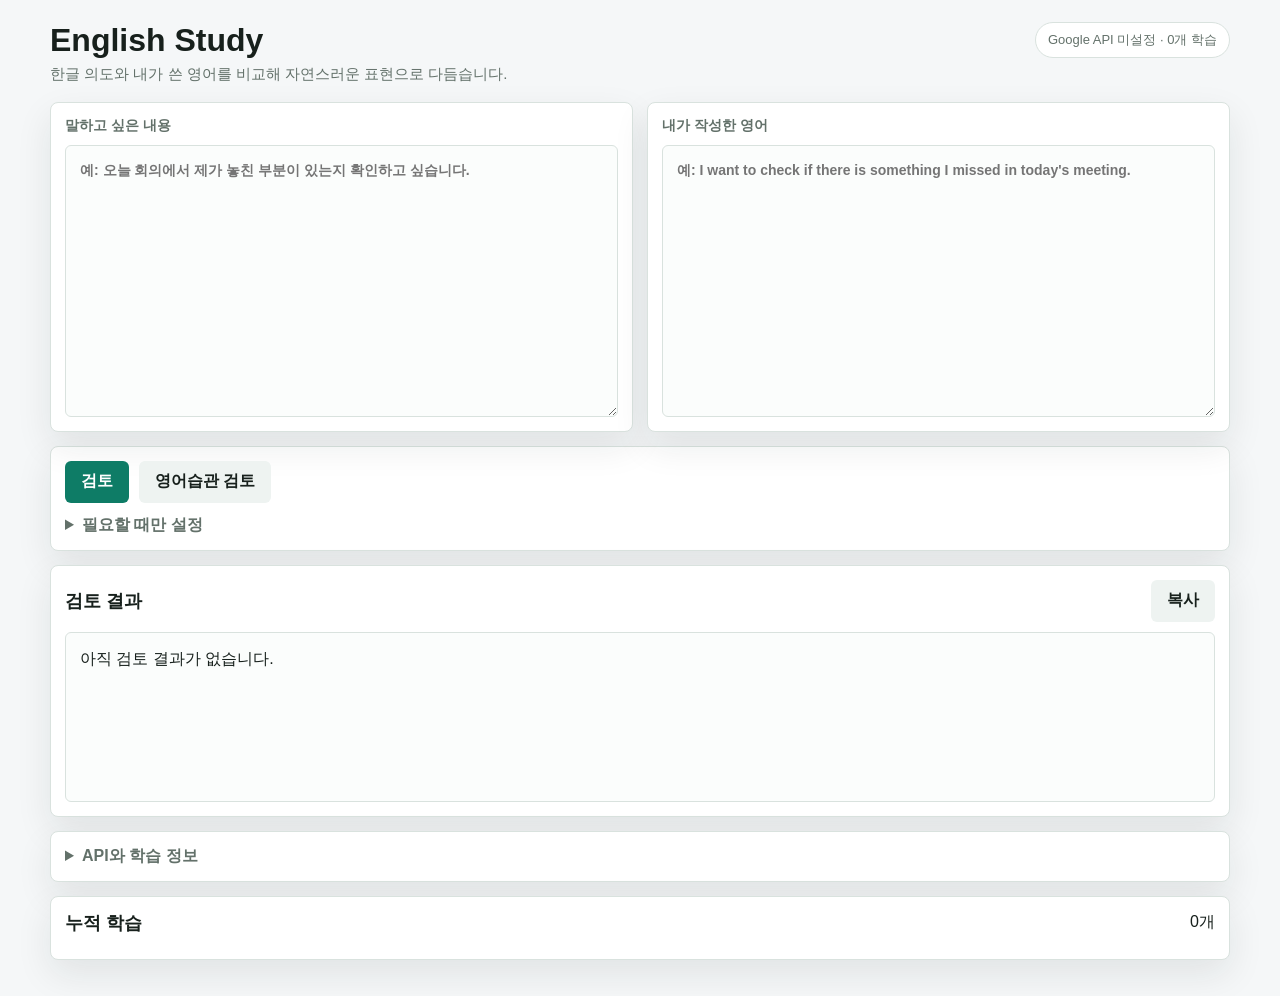
<file: EnglishStudy/index.html>
<!doctype html>
<html lang="ko">
<head>
  <meta charset="utf-8">
  <meta name="viewport" content="width=device-width, initial-scale=1">
  <title>English Study Local</title>
  <link rel="stylesheet" href="style.css">
</head>
<body>
  <main class="app-shell">
    <header class="topbar">
      <div>
        <h1>English Study</h1>
        <p>한글 의도와 내가 쓴 영어를 비교해 자연스러운 표현으로 다듬습니다.</p>
      </div>
      <div class="status-pill" id="storageStatus">로컬 저장</div>
    </header>

    <section class="workspace" aria-label="영어 검토 입력">
      <label class="editor-panel">
        <span>말하고 싶은 내용</span>
        <textarea id="koreanInput" placeholder="예: 오늘 회의에서 제가 놓친 부분이 있는지 확인하고 싶습니다."></textarea>
      </label>

      <label class="editor-panel">
        <span>내가 작성한 영어</span>
        <textarea id="englishInput" placeholder="예: I want to check if there is something I missed in today's meeting."></textarea>
      </label>
    </section>

    <section class="controls" aria-label="검토 설정">
      <div class="main-actions">
        <button id="reviewButton" class="primary-button">검토</button>
        <button id="habitButton" class="secondary-button">영어습관 검토</button>
      </div>

      <details class="advanced-options">
        <summary>필요할 때만 설정</summary>
        <div class="option-grid">
          <label>
            표현 방향
            <select id="styleSelect">
              <option value="auto">AI가 자동 판단</option>
              <option value="natural">자연스럽게</option>
              <option value="native">원어민스럽게</option>
              <option value="polite">공손하게</option>
              <option value="simple">쉽고 간단하게</option>
            </select>
          </label>
          <label>
            상황 메모
            <input id="contextInput" type="text" placeholder="선택 입력: 업무 메일, 친구와 대화 등">
          </label>
          <label>
            API 제공자
            <select id="providerSelect">
              <option value="google">Google Gemini</option>
              <option value="openai">OpenAI</option>
            </select>
          </label>
          <label>
            API 모델
            <select id="modelInput">
              <option value="gemini-2.5-flash-lite">Gemini 2.5 Flash-Lite</option>
              <option value="gemini-2.0-flash-lite">Gemini 2.0 Flash-Lite</option>
              <option value="gemini-2.0-flash">Gemini 2.0 Flash</option>
              <option value="gemini-2.5-flash">Gemini 2.5 Flash</option>
              <option value="gpt-5-mini">OpenAI GPT-5 Mini</option>
            </select>
          </label>
        </div>
      </details>
    </section>

    <section class="result-area" aria-label="검토 결과">
      <div class="result-header">
        <h2>검토 결과</h2>
        <button id="copyResultButton" class="icon-button" title="결과 복사">복사</button>
      </div>
      <pre id="resultOutput">아직 검토 결과가 없습니다.</pre>
    </section>

    <section class="settings-area" aria-label="API와 학습 데이터 관리">
      <details>
        <summary>API와 학습 정보</summary>
        <div class="settings-grid">
          <label>
            API Key
            <input id="apiKeyInput" type="password" placeholder="Google: AIza... / OpenAI: sk-...">
          </label>
          <div class="settings-actions">
            <button id="saveApiButton" class="secondary-button">API 저장</button>
            <button id="clearApiButton" class="danger-button">API 초기화</button>
            <button id="exportHistoryButton" class="secondary-button">학습기록 내보내기</button>
            <button id="importHistoryButton" class="secondary-button">학습기록 가져오기</button>
            <button id="clearHistoryButton" class="danger-button">학습정보 초기화</button>
            <input id="importHistoryInput" type="file" accept="application/json,.json" hidden>
          </div>
        </div>
        <p class="notice">1차 로컬 프로토타입입니다. API 키와 학습 기록은 이 브라우저에만 저장됩니다.</p>
      </details>
    </section>

    <section class="history-area" aria-label="누적 학습 기록">
      <div class="history-header">
        <h2>누적 학습</h2>
        <span id="historyCount">0개</span>
      </div>
      <ol id="historyList" class="history-list"></ol>
    </section>
  </main>

  <script src="app.js"></script>
</body>
</html>
</file>
<file: EnglishStudy/style.css>
:root {
  --bg: #f5f7f8;
  --surface: #ffffff;
  --surface-strong: #eef3f1;
  --text: #17201c;
  --muted: #63716a;
  --line: #d9e2de;
  --accent: #0e7c66;
  --accent-strong: #075b4b;
  --danger: #b5413f;
  --shadow: 0 14px 36px rgba(23, 32, 28, 0.09);
}

* {
  box-sizing: border-box;
}

body {
  margin: 0;
  min-height: 100vh;
  color: var(--text);
  background: var(--bg);
  font-family: "Segoe UI", "Malgun Gothic", Arial, sans-serif;
}

button,
input,
select,
textarea {
  font: inherit;
}

button {
  border: 0;
  cursor: pointer;
}

.app-shell {
  width: min(1180px, calc(100% - 28px));
  margin: 0 auto;
  padding: 22px 0 36px;
}

.topbar {
  display: flex;
  align-items: flex-start;
  justify-content: space-between;
  gap: 18px;
  margin-bottom: 18px;
}

h1,
h2,
p {
  margin: 0;
}

h1 {
  font-size: 32px;
  line-height: 1.15;
}

.topbar p {
  margin-top: 6px;
  color: var(--muted);
  font-size: 15px;
}

.status-pill {
  flex: 0 0 auto;
  padding: 8px 12px;
  border: 1px solid var(--line);
  border-radius: 999px;
  background: var(--surface);
  color: var(--muted);
  font-size: 13px;
}

.workspace {
  display: grid;
  grid-template-columns: 1fr 1fr;
  gap: 14px;
}

.editor-panel,
.result-area,
.settings-area,
.history-area,
.controls {
  background: var(--surface);
  border: 1px solid var(--line);
  border-radius: 8px;
  box-shadow: var(--shadow);
}

.editor-panel {
  display: flex;
  flex-direction: column;
  min-height: 330px;
  padding: 14px;
}

.editor-panel span {
  margin-bottom: 10px;
  color: var(--muted);
  font-weight: 700;
}

textarea {
  width: 100%;
  flex: 1;
  resize: vertical;
  min-height: 260px;
  border: 1px solid var(--line);
  border-radius: 6px;
  padding: 14px;
  color: var(--text);
  background: #fbfdfc;
  line-height: 1.55;
}

textarea:focus,
input:focus,
select:focus {
  outline: 3px solid rgba(14, 124, 102, 0.18);
  border-color: var(--accent);
}

.controls,
.result-area,
.settings-area,
.history-area {
  margin-top: 14px;
  padding: 14px;
}

.main-actions,
.settings-actions,
.result-header,
.history-header {
  display: flex;
  align-items: center;
  gap: 10px;
}

.main-actions {
  flex-wrap: wrap;
}

.primary-button,
.secondary-button,
.danger-button,
.icon-button {
  min-height: 42px;
  border-radius: 6px;
  padding: 0 16px;
  font-weight: 700;
}

.primary-button {
  background: var(--accent);
  color: #ffffff;
}

.primary-button:hover {
  background: var(--accent-strong);
}

.secondary-button,
.icon-button {
  background: var(--surface-strong);
  color: var(--text);
}

.danger-button {
  background: #fae9e8;
  color: var(--danger);
}

button:disabled {
  cursor: wait;
  opacity: 0.62;
}

.advanced-options {
  margin-top: 12px;
}

summary {
  color: var(--muted);
  cursor: pointer;
  font-weight: 700;
}

.option-grid,
.settings-grid {
  display: grid;
  grid-template-columns: repeat(3, minmax(0, 1fr));
  gap: 12px;
  margin-top: 12px;
}

label {
  color: var(--muted);
  font-size: 14px;
  font-weight: 700;
}

input,
select {
  width: 100%;
  min-height: 42px;
  margin-top: 7px;
  border: 1px solid var(--line);
  border-radius: 6px;
  padding: 0 12px;
  color: var(--text);
  background: #fbfdfc;
}

.settings-actions {
  grid-column: 1 / -1;
  flex-wrap: wrap;
}

.notice {
  margin-top: 10px;
  color: var(--muted);
  font-size: 13px;
}

.result-header,
.history-header {
  justify-content: space-between;
  margin-bottom: 10px;
}

h2 {
  font-size: 18px;
}

pre {
  white-space: pre-wrap;
  min-height: 170px;
  margin: 0;
  border: 1px solid var(--line);
  border-radius: 6px;
  padding: 14px;
  background: #fbfdfc;
  line-height: 1.55;
  font-family: "Segoe UI", "Malgun Gothic", Arial, sans-serif;
}

.history-list {
  display: grid;
  gap: 10px;
  margin: 0;
  padding-left: 22px;
}

.history-list li {
  padding: 12px;
  border: 1px solid var(--line);
  border-radius: 6px;
  background: #fbfdfc;
}

.history-list time {
  display: block;
  margin-bottom: 6px;
  color: var(--muted);
  font-size: 12px;
}

.history-list strong {
  display: block;
  margin-top: 8px;
}

@media (max-width: 760px) {
  .app-shell {
    width: min(100% - 18px, 680px);
    padding-top: 12px;
  }

  .topbar,
  .workspace,
  .option-grid,
  .settings-grid {
    grid-template-columns: 1fr;
  }

  .topbar {
    display: block;
  }

  .status-pill {
    display: inline-block;
    margin-top: 12px;
  }

  h1 {
    font-size: 26px;
  }

  .editor-panel {
    min-height: 250px;
  }

  textarea {
    min-height: 190px;
  }
}
</file>
